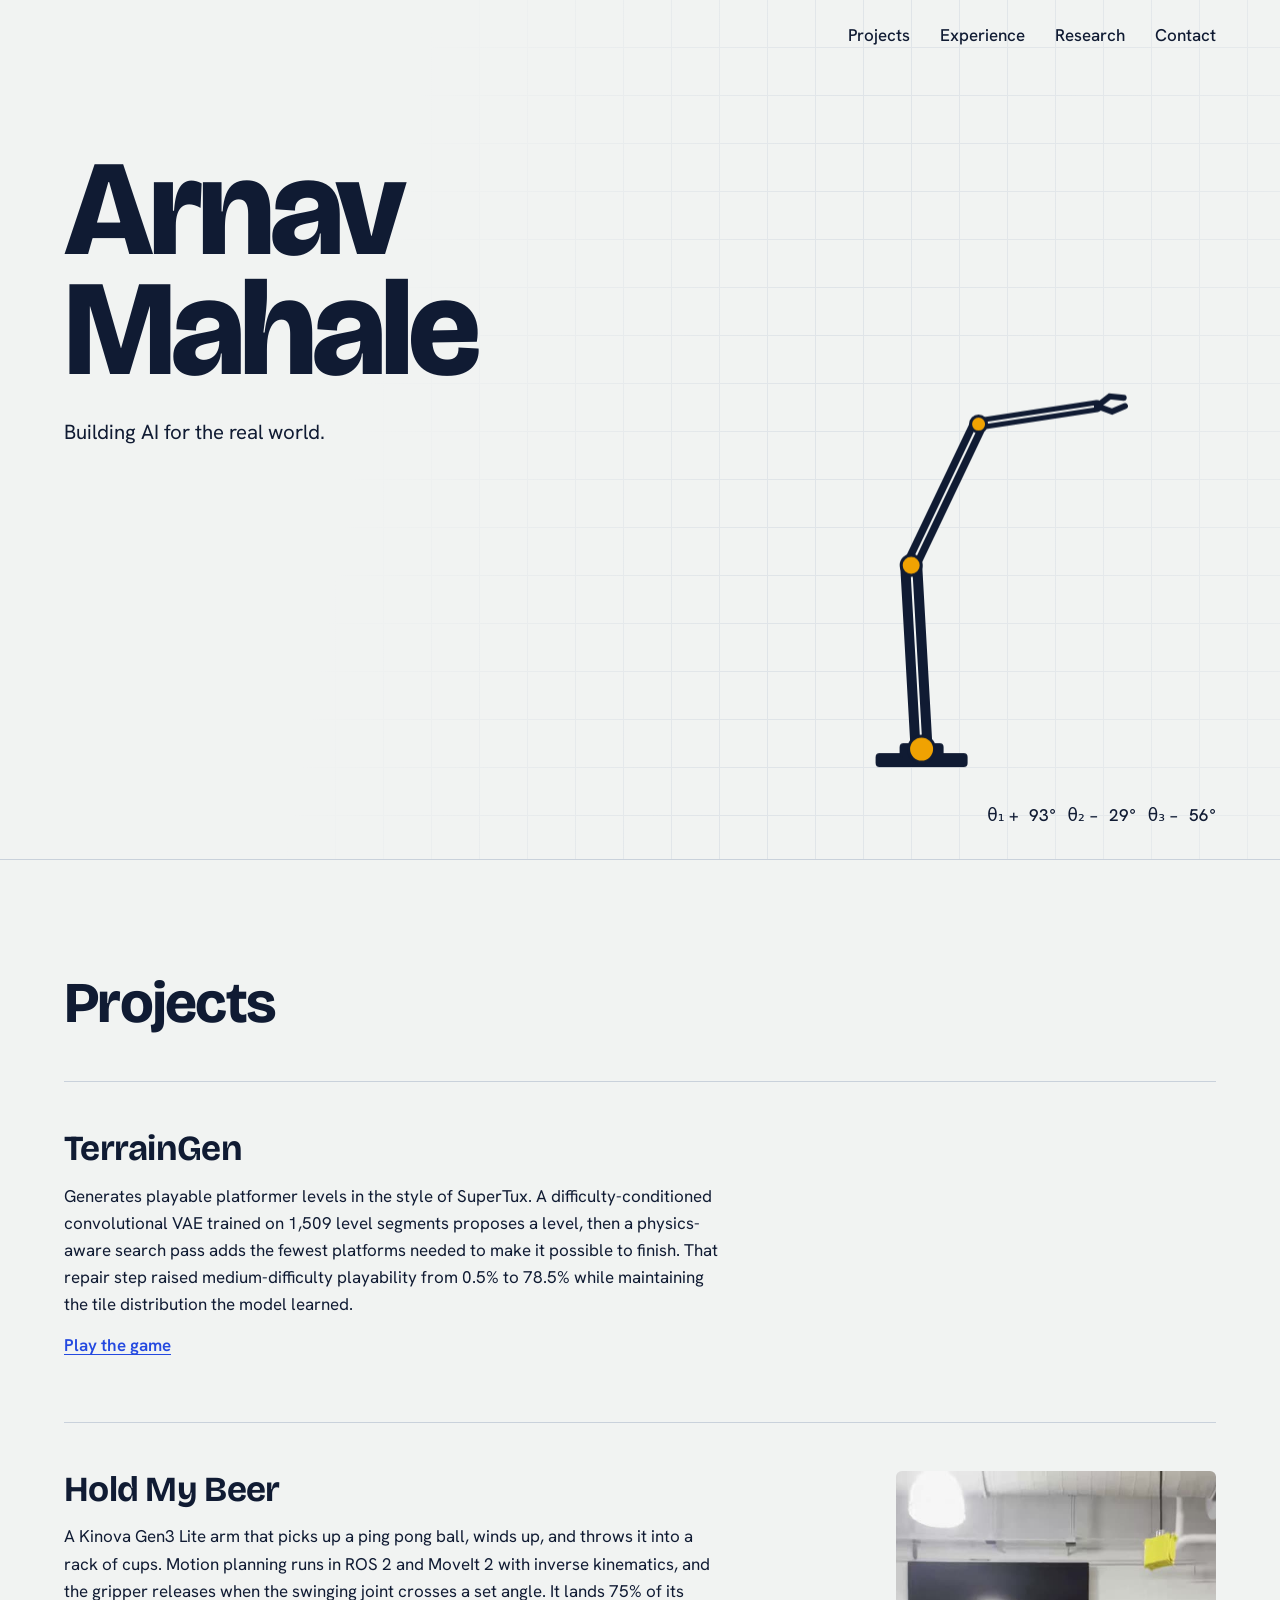
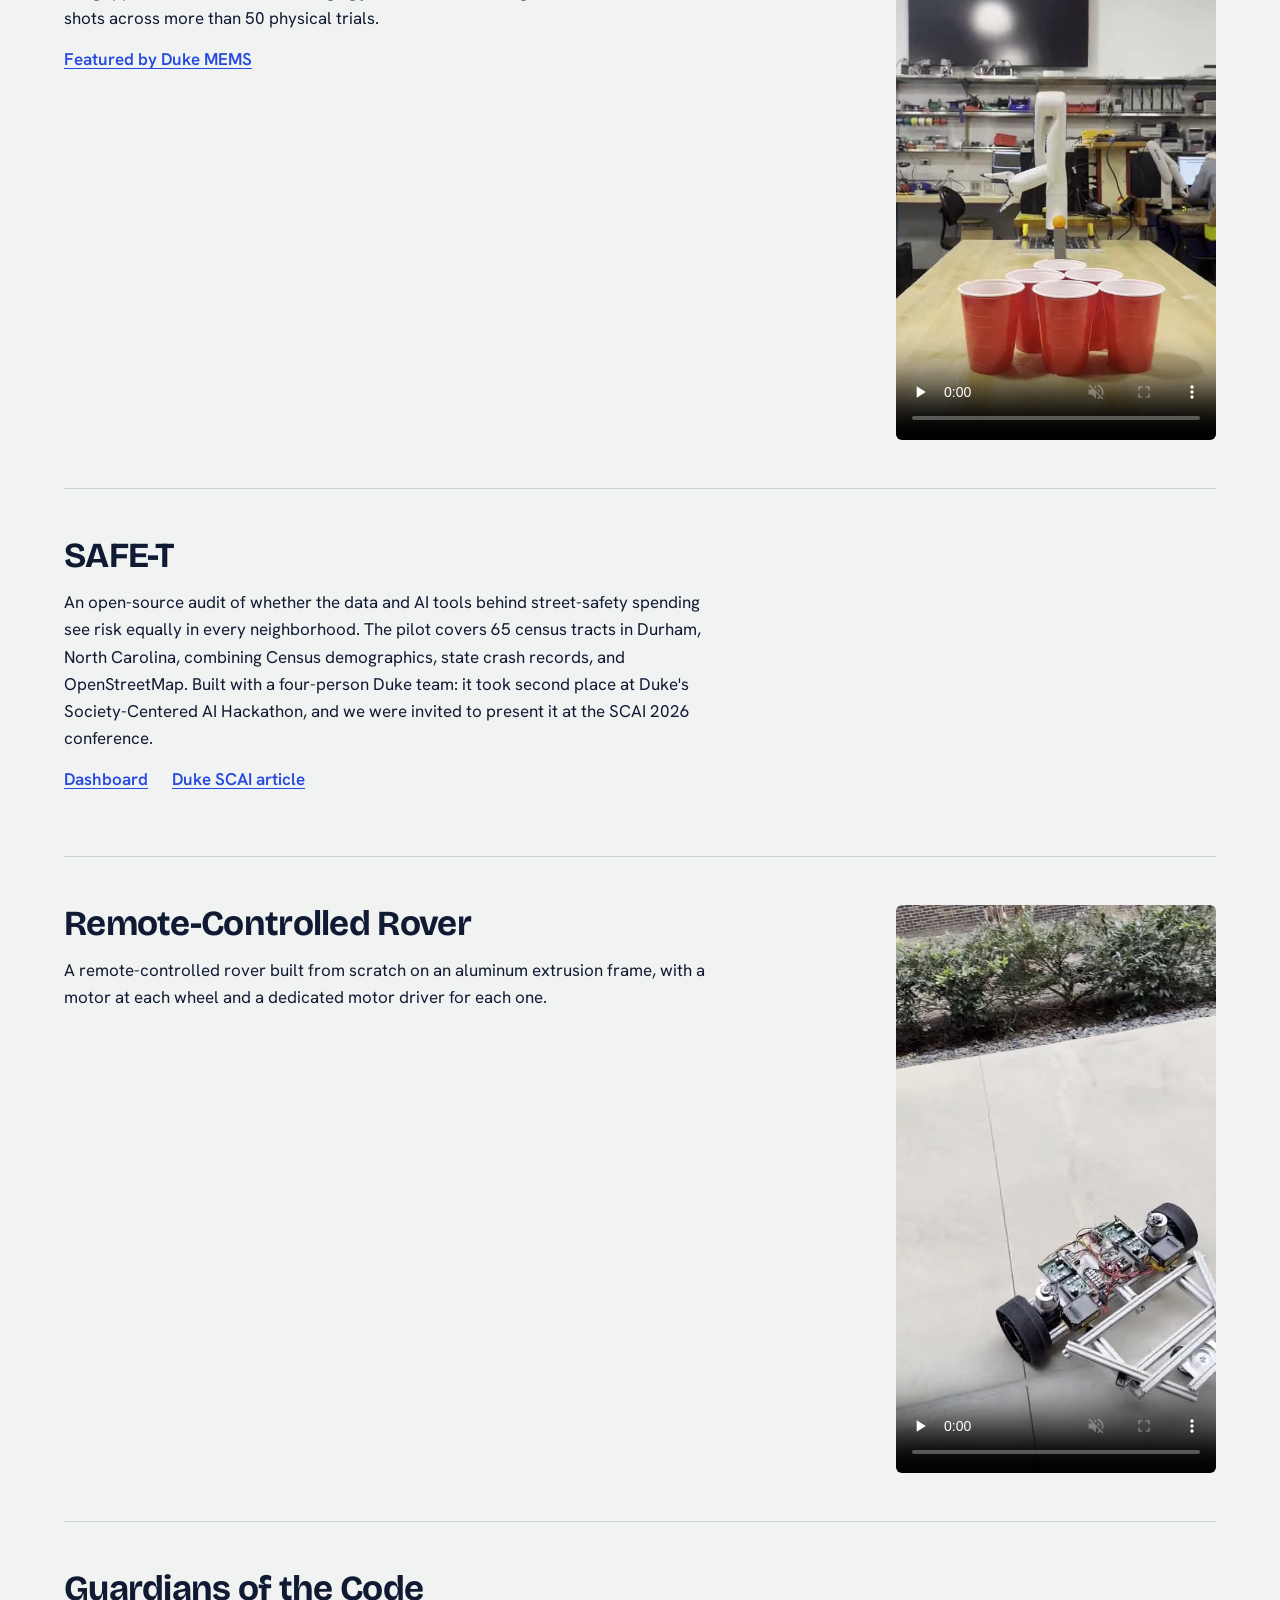
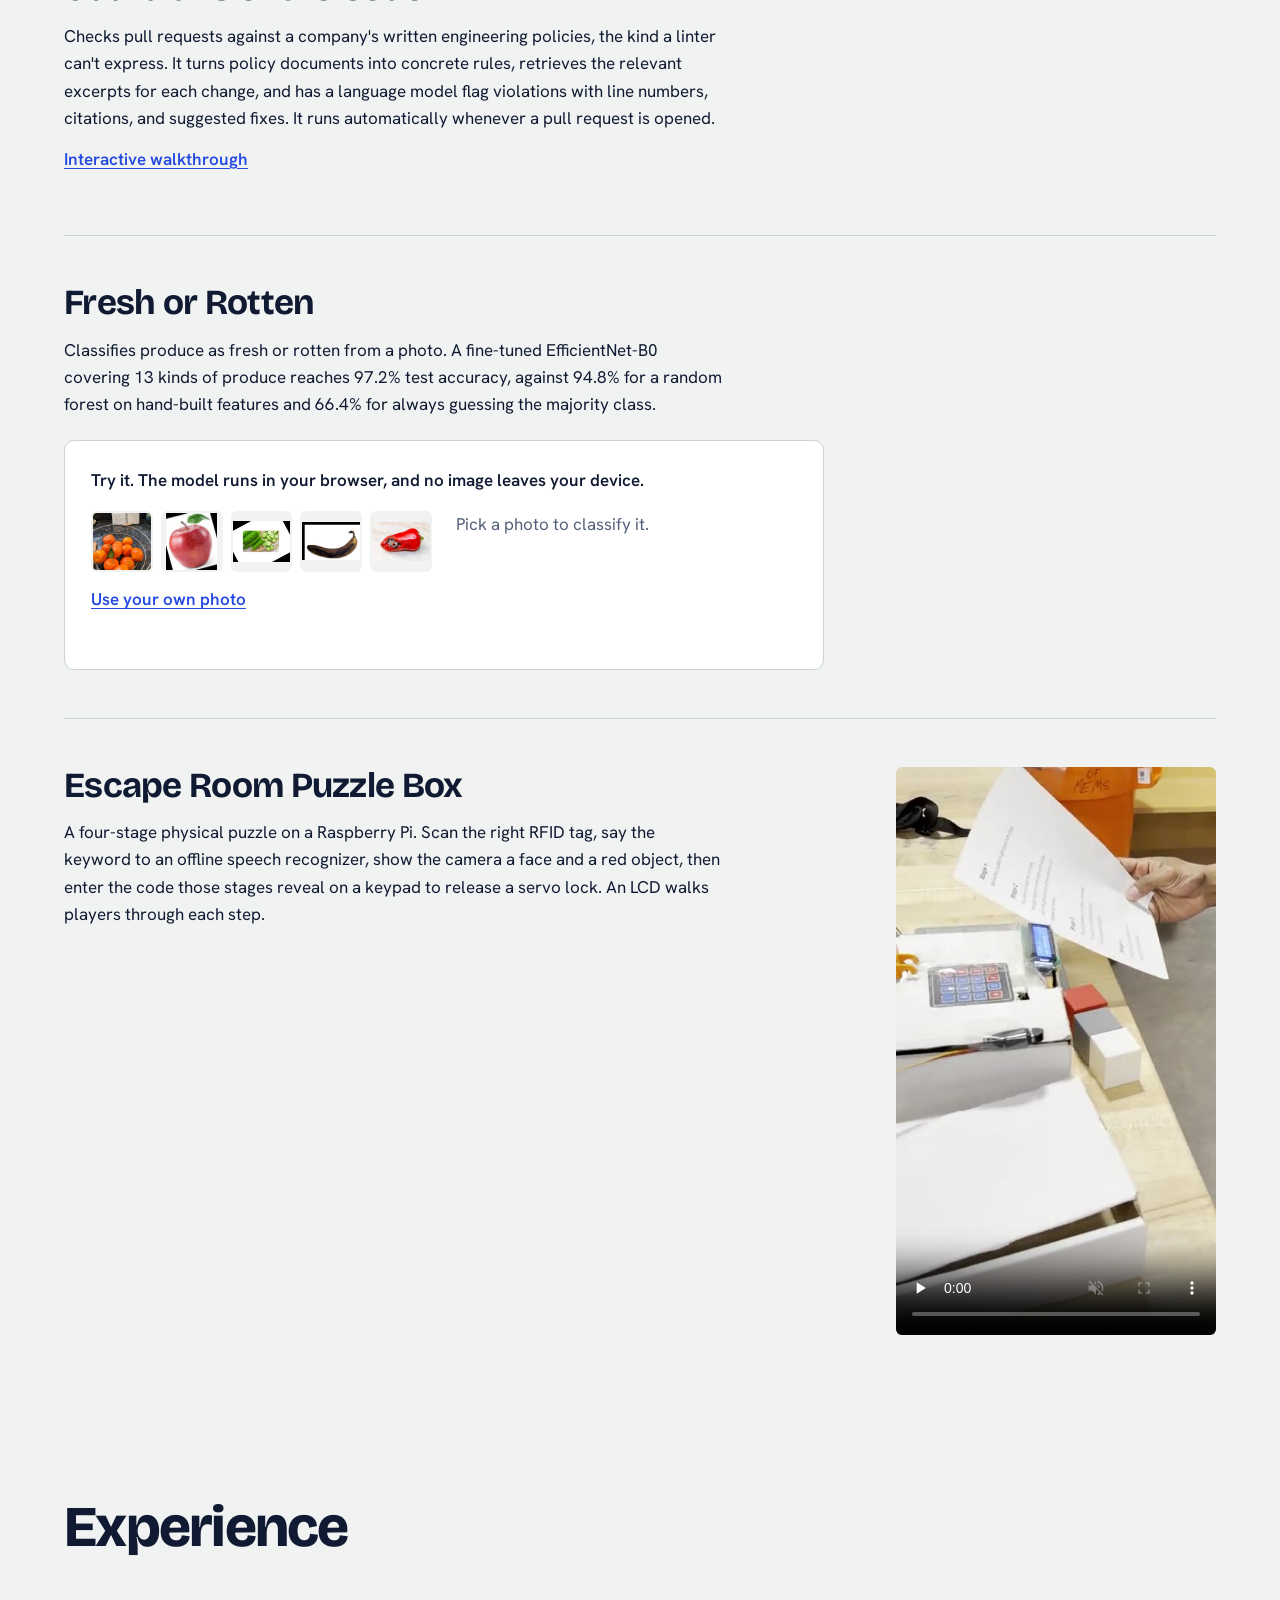
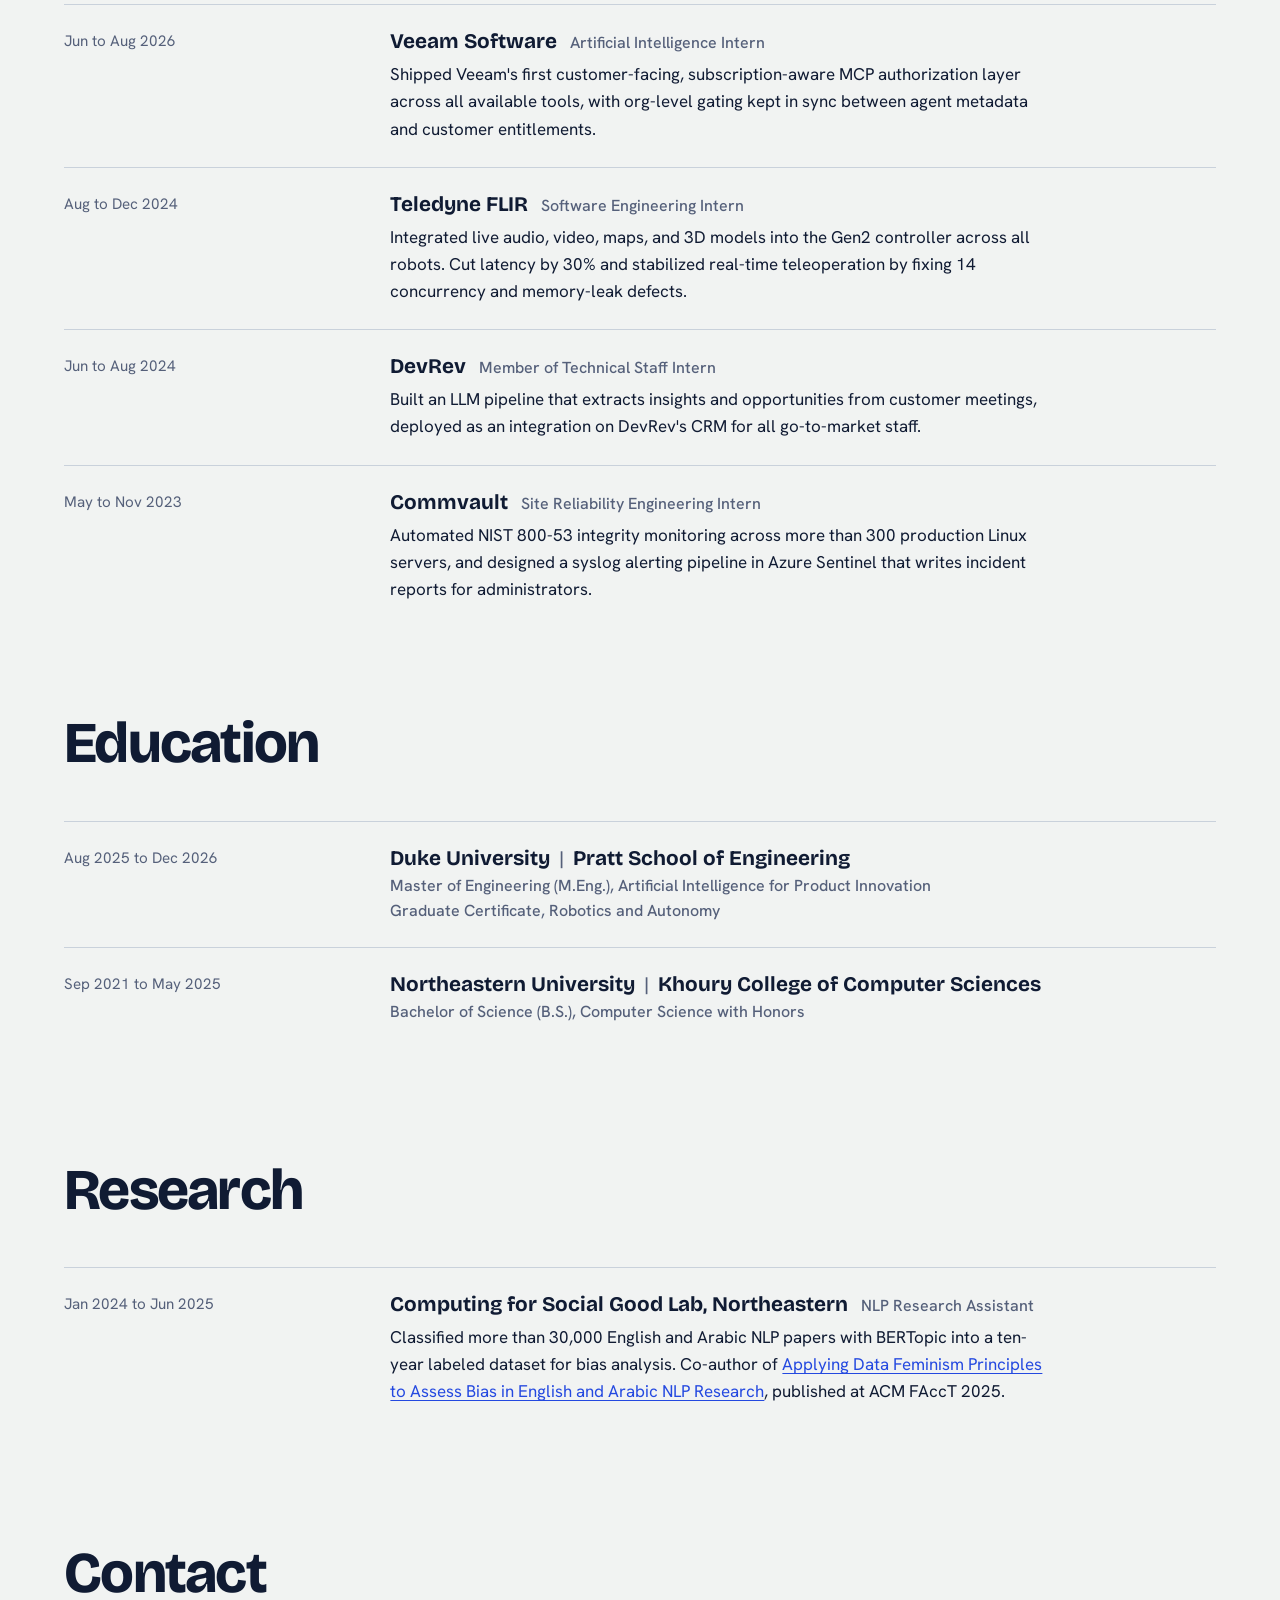
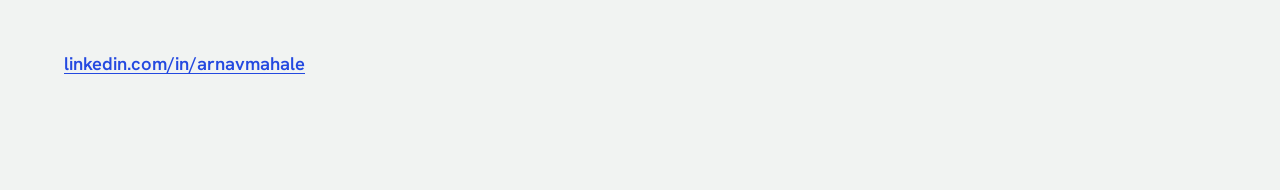
<file: index.html>
<!doctype html>
<html lang="en">
<head>
  <meta charset="utf-8">
  <meta name="viewport" content="width=device-width, initial-scale=1">
  <title>Arnav Mahale</title>
  <meta name="description" content="Arnav Mahale builds robots and applied AI systems. Projects, experience, and demos you can run in the browser.">
  <link rel="preconnect" href="https://fonts.googleapis.com">
  <link rel="preconnect" href="https://fonts.gstatic.com" crossorigin>
  <link href="https://fonts.googleapis.com/css2?family=Bricolage+Grotesque:opsz,wght@12..96,400..800&family=Hanken+Grotesk:wght@400;500;600&display=swap" rel="stylesheet">
  <link rel="icon" href="data:image/svg+xml,%3Csvg xmlns='http://www.w3.org/2000/svg' viewBox='0 0 32 32'%3E%3Crect width='32' height='32' rx='7' fill='%23101b33'/%3E%3Cpath d='M9 24 L15 13 L23 9' stroke='%23f1f3f2' stroke-width='3.5' stroke-linecap='round' fill='none'/%3E%3Ccircle cx='9' cy='24' r='3.2' fill='%23f0a202'/%3E%3Ccircle cx='15' cy='13' r='2.6' fill='%23f0a202'/%3E%3C/svg%3E">
  <link rel="stylesheet" href="styles.css">
</head>
<body>
  <a class="skip" href="#projects">Skip to projects</a>

  <header class="top">
    <nav aria-label="Sections">
      <a href="#projects">Projects</a>
      <a href="#experience">Experience</a>
      <a href="#research">Research</a>
      <a href="#contact">Contact</a>
    </nav>
  </header>

  <section class="hero" id="hero">
    <canvas id="arm" aria-hidden="true"></canvas>
    <div class="hero-copy">
      <h1>Arnav<br>Mahale</h1>
      <p class="hero-lede">Building AI for the real world.</p>
    </div>
    <p class="arm-readout" id="armReadout" aria-hidden="true"></p>
  </section>

  <main>
    <section class="block" id="projects">
      <h2>Projects</h2>

      <article class="project">
        <div class="project-body">
          <h3>TerrainGen</h3>
          <p>Generates playable platformer levels in the style of SuperTux. A difficulty-conditioned convolutional VAE trained on 1,509 level segments proposes a level, then a physics-aware search pass adds the fewest platforms needed to make it possible to finish. That repair step raised medium-difficulty playability from 0.5% to 78.5% while maintaining the tile distribution the model learned.</p>
          <p class="project-links">
            <a href="https://arnav161-genterrain.hf.space" target="_blank" rel="noopener">Play the game</a>
          </p>
        </div>
      </article>

      <article class="project has-media">
        <div class="project-body">
          <h3>Hold My Beer</h3>
          <p>A Kinova Gen3 Lite arm that picks up a ping pong ball, winds up, and throws it into a rack of cups. Motion planning runs in ROS 2 and MoveIt 2 with inverse kinematics, and the gripper releases when the swinging joint crosses a set angle. It lands 75% of its shots across more than 50 physical trials.</p>
          <p class="project-links">
            <a href="https://www.linkedin.com/posts/duke-mems_dukemems-dukeengineering-robotics-activity-7440863430586224640-uJIB" target="_blank" rel="noopener">Featured by Duke MEMS</a>
          </p>
        </div>
        <div class="project-media">
          <video controls muted playsinline preload="none" poster="assets/media/cup-pong.jpg" aria-label="The arm throwing a ball into a rack of cups">
            <source src="assets/media/cup-pong.mp4" type="video/mp4">
          </video>
        </div>
      </article>

      <article class="project">
        <div class="project-body">
          <h3>SAFE-T</h3>
          <p>An open-source audit of whether the data and AI tools behind street-safety spending see risk equally in every neighborhood. The pilot covers 65 census tracts in Durham, North Carolina, combining Census demographics, state crash records, and OpenStreetMap. Built with a four-person Duke team: it took second place at Duke's Society-Centered AI Hackathon, and we were invited to present it at the SCAI 2026 conference.</p>
          <p class="project-links">
            <a href="https://safe-t-ai.github.io/" target="_blank" rel="noopener">Dashboard</a>
            <a href="https://scai.duke.edu/news/hackathon-impact-duke-students-build-safe-t-audit-bias-transportation-ai" target="_blank" rel="noopener">Duke SCAI article</a>
          </p>
        </div>
      </article>

      <article class="project has-media">
        <div class="project-body">
          <h3>Remote-Controlled Rover</h3>
          <p>A remote-controlled rover built from scratch on an aluminum extrusion frame, with a motor at each wheel and a dedicated motor driver for each one.</p>
        </div>
        <div class="project-media">
          <video controls muted playsinline preload="none" poster="assets/media/rover.jpg" aria-label="The rover driving across a concrete path">
            <source src="assets/media/rover.mp4" type="video/mp4">
          </video>
        </div>
      </article>

      <article class="project">
        <div class="project-body">
          <h3>Guardians of the Code</h3>
          <p>Checks pull requests against a company's written engineering policies, the kind a linter can't express. It turns policy documents into concrete rules, retrieves the relevant excerpts for each change, and has a language model flag violations with line numbers, citations, and suggested fixes. It runs automatically whenever a pull request is opened.</p>
          <p class="project-links">
            <a href="guardians/" target="_blank" rel="noopener">Interactive walkthrough</a>
          </p>
        </div>
      </article>

      <article class="project">
        <div class="project-body">
          <h3>Fresh or Rotten</h3>
          <p>Classifies produce as fresh or rotten from a photo. A fine-tuned EfficientNet-B0 covering 13 kinds of produce reaches 97.2% test accuracy, against 94.8% for a random forest on hand-built features and 66.4% for always guessing the majority class.</p>

          <div class="demo" id="freshDemo">
            <p class="demo-title">Try it. The model runs in your browser, and no image leaves your device.</p>
            <div class="demo-grid">
              <div class="demo-inputs">
                <div class="demo-examples" role="group" aria-label="Example photos">
                  <button type="button" data-src="assets/demo/fresh/oranges.jpg"><img src="assets/demo/fresh/oranges.jpg" alt="Oranges in a bowl" loading="lazy"></button>
                  <button type="button" data-src="assets/demo/fresh/apple.jpg"><img src="assets/demo/fresh/apple.jpg" alt="Red apple" loading="lazy"></button>
                  <button type="button" data-src="assets/demo/fresh/cucumber.jpg"><img src="assets/demo/fresh/cucumber.jpg" alt="Sliced cucumbers" loading="lazy"></button>
                  <button type="button" data-src="assets/demo/fresh/banana.jpg"><img src="assets/demo/fresh/banana.jpg" alt="Blackened banana" loading="lazy"></button>
                  <button type="button" data-src="assets/demo/fresh/pepper.jpg"><img src="assets/demo/fresh/pepper.jpg" alt="Red pepper with a rotten patch" loading="lazy"></button>
                </div>
                <label class="demo-upload">
                  <input type="file" accept="image/*" id="freshFile">
                  <span>Use your own photo</span>
                </label>
              </div>
              <div class="demo-result" id="freshResult" aria-live="polite">
                <p class="demo-idle">Pick a photo to classify it.</p>
              </div>
            </div>
          </div>
        </div>
      </article>

      <article class="project has-media">
        <div class="project-body">
          <h3>Escape Room Puzzle Box</h3>
          <p>A four-stage physical puzzle on a Raspberry Pi. Scan the right RFID tag, say the keyword to an offline speech recognizer, show the camera a face and a red object, then enter the code those stages reveal on a keypad to release a servo lock. An LCD walks players through each step.</p>
        </div>
        <div class="project-media">
          <video controls muted playsinline preload="none" poster="assets/media/escape-room.jpg" aria-label="A player working through the puzzle box">
            <source src="assets/media/escape-room.mp4" type="video/mp4">
          </video>
        </div>
      </article>
    </section>

    <section class="block" id="experience">
      <h2>Experience</h2>
      <ul class="roles">
        <li>
          <p class="role-when">Jun to Aug 2026</p>
          <div>
            <h3>Veeam Software <span>Artificial Intelligence Intern</span></h3>
            <p>Shipped Veeam's first customer-facing, subscription-aware MCP authorization layer across all available tools, with org-level gating kept in sync between agent metadata and customer entitlements.</p>
          </div>
        </li>
        <li>
          <p class="role-when">Aug to Dec 2024</p>
          <div>
            <h3>Teledyne FLIR <span>Software Engineering Intern</span></h3>
            <p>Integrated live audio, video, maps, and 3D models into the Gen2 controller across all robots. Cut latency by 30% and stabilized real-time teleoperation by fixing 14 concurrency and memory-leak defects.</p>
          </div>
        </li>
        <li>
          <p class="role-when">Jun to Aug 2024</p>
          <div>
            <h3>DevRev <span>Member of Technical Staff Intern</span></h3>
            <p>Built an LLM pipeline that extracts insights and opportunities from customer meetings, deployed as an integration on DevRev's CRM for all go-to-market staff.</p>
          </div>
        </li>
        <li>
          <p class="role-when">May to Nov 2023</p>
          <div>
            <h3>Commvault <span>Site Reliability Engineering Intern</span></h3>
            <p>Automated NIST 800-53 integrity monitoring across more than 300 production Linux servers, and designed a syslog alerting pipeline in Azure Sentinel that writes incident reports for administrators.</p>
          </div>
        </li>
      </ul>

      <h2 class="sub">Education</h2>
      <ul class="roles edu">
        <li>
          <p class="role-when">Aug 2025 to Dec 2026</p>
          <div>
            <h3>Duke University <i class="bar" aria-hidden="true">|</i> Pratt School of Engineering <span>Master of Engineering (M.Eng.), Artificial Intelligence for Product Innovation</span></h3>
            <p class="role-extra">Graduate Certificate, Robotics and Autonomy</p>
          </div>
        </li>
        <li>
          <p class="role-when">Sep 2021 to May 2025</p>
          <div>
            <h3>Northeastern University <i class="bar" aria-hidden="true">|</i> Khoury College of Computer Sciences <span>Bachelor of Science (B.S.), Computer Science with Honors</span></h3>
          </div>
        </li>
      </ul>
    </section>

    <section class="block" id="research">
      <h2>Research</h2>
      <ul class="roles">
        <li>
          <p class="role-when">Jan 2024 to Jun 2025</p>
          <div>
            <h3>Computing for Social Good Lab, Northeastern <span>NLP Research Assistant</span></h3>
            <p>Classified more than 30,000 English and Arabic NLP papers with BERTopic into a ten-year labeled dataset for bias analysis. Co-author of <a href="https://dl.acm.org/doi/10.1145/3715275.3732119" target="_blank" rel="noopener">Applying Data Feminism Principles to Assess Bias in English and Arabic NLP Research</a>, published at ACM FAccT 2025.</p>
          </div>
        </li>
      </ul>
    </section>
  </main>

  <footer class="block contact" id="contact">
    <h2>Contact</h2>
    <p class="contact-links">
      <a href="https://www.linkedin.com/in/arnavmahale/" target="_blank" rel="noopener">linkedin.com/in/arnavmahale</a>
    </p>
  </footer>

  <script src="main.js" defer></script>
  <script src="demo-common.js" defer></script>
  <script src="demo-fresh.js" defer></script>
</body>
</html>
</file>
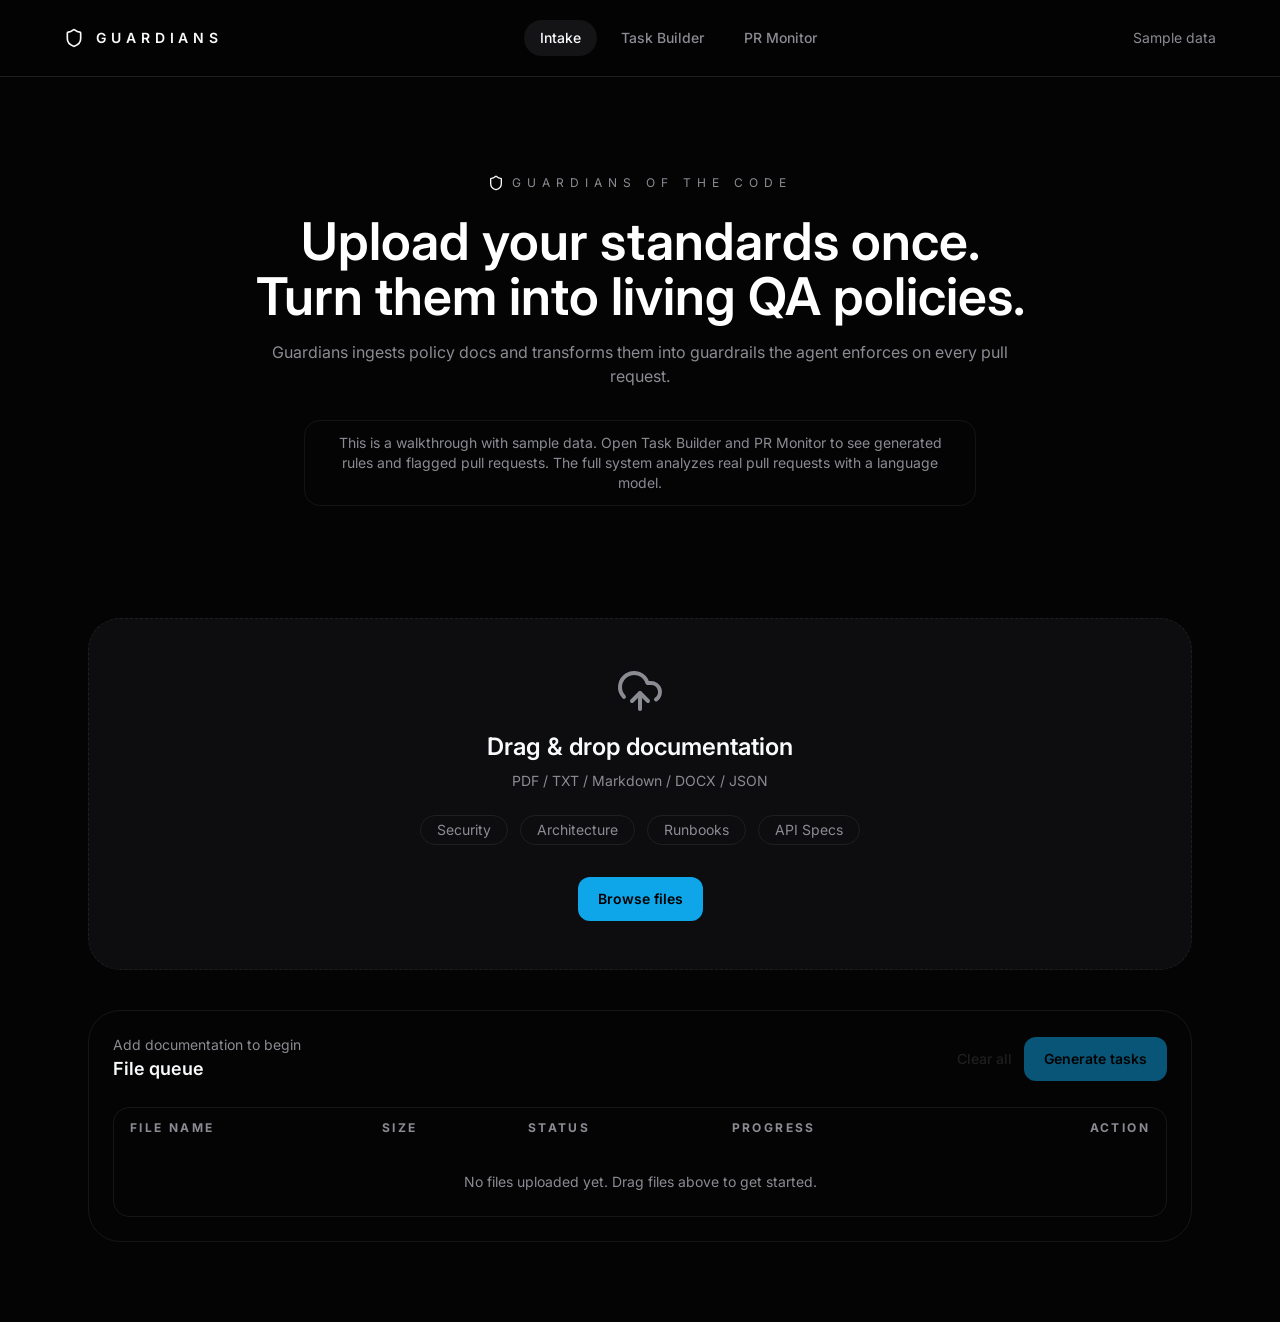
<file: guardians/index.html>
<!doctype html>
<html lang="en">
  <head>
    <meta charset="UTF-8" />
    <link rel="icon" type="image/svg+xml" href="/guardians/vite.svg" />
    <meta name="viewport" content="width=device-width, initial-scale=1.0" />
    <title>guardians-website</title>
    <script type="module" crossorigin src="/guardians/assets/index-KBnYEjdE.js"></script>
    <link rel="stylesheet" crossorigin href="/guardians/assets/index-Bj5DEGLD.css">
  </head>
  <body>
    <div id="root"></div>
  </body>
</html>
</file>
<file: styles.css>
:root {
  --paper: #f1f3f2;
  --ink: #101b33;
  --soft: #55607a;
  --line: #c9d1db;
  --blue: #2449e0;
  --amber: #f0a202;
  --panel: #ffffff;
  --display: "Bricolage Grotesque", "Hanken Grotesk", system-ui, sans-serif;
  --body: "Hanken Grotesk", system-ui, -apple-system, "Segoe UI", sans-serif;
  --gutter: clamp(20px, 5vw, 72px);
  --measure: 66ch;
}

* { box-sizing: border-box; }

html { scroll-behavior: smooth; }

body {
  margin: 0;
  background: var(--paper);
  color: var(--ink);
  font-family: var(--body);
  font-size: 1.0625rem;
  line-height: 1.6;
  -webkit-font-smoothing: antialiased;
}

a { color: var(--blue); text-underline-offset: 3px; }
a:hover { text-decoration-thickness: 2px; }

:focus-visible {
  outline: 3px solid var(--blue);
  outline-offset: 3px;
  border-radius: 2px;
}

.skip {
  position: absolute;
  left: -999px;
  top: 8px;
  background: var(--ink);
  color: var(--paper);
  padding: 8px 14px;
  z-index: 20;
}
.skip:focus { left: 8px; }

/* Top bar */
.top {
  position: absolute;
  inset: 0 0 auto 0;
  z-index: 5;
  display: flex;
  justify-content: flex-end;
  align-items: baseline;
  gap: 16px;
  padding: 22px var(--gutter);
}
.top-name {
  font-family: var(--display);
  font-weight: 700;
  color: var(--ink);
  text-decoration: none;
}
.top nav { display: flex; gap: clamp(14px, 2.4vw, 30px); flex-wrap: wrap; }
.top nav a { color: var(--ink); text-decoration: none; font-weight: 500; }
.top nav a:hover { text-decoration: underline; }

/* Hero */
.hero {
  position: relative;
  min-height: min(100vh, 860px);
  padding: 150px var(--gutter) 90px;
  overflow: hidden;
  border-bottom: 1px solid var(--line);
  background-image:
    linear-gradient(var(--line) 1px, transparent 1px),
    linear-gradient(90deg, var(--line) 1px, transparent 1px);
  background-size: 48px 48px;
  background-position: -1px -1px;
}
.hero::before {
  content: "";
  position: absolute;
  inset: 0;
  background: linear-gradient(100deg, var(--paper) 30%, rgba(241, 243, 242, 0.55) 62%, rgba(241, 243, 242, 0.78));
  pointer-events: none;
}
#arm {
  position: absolute;
  inset: 0;
  width: 100%;
  height: 100%;
}
.hero-copy {
  position: relative;
  max-width: 34rem;
  pointer-events: none;
}
.hero-copy a { pointer-events: auto; }
.hero h1 {
  font-family: var(--display);
  font-weight: 800;
  font-size: clamp(3.6rem, 11vw, 8.5rem);
  line-height: 0.88;
  letter-spacing: -0.035em;
  margin: 0 0 28px;
}
.hero-lede {
  font-size: clamp(1.1rem, 1.6vw, 1.3rem);
  line-height: 1.5;
  margin: 0 0 30px;
  max-width: 31rem;
}
.hero-links { display: flex; flex-wrap: wrap; align-items: center; gap: 22px; margin: 0; }
.button {
  background: var(--ink);
  color: var(--paper);
  text-decoration: none;
  font-weight: 600;
  padding: 12px 20px;
  border-radius: 999px;
}
.button:hover { background: var(--blue); }
.plain { color: var(--ink); font-weight: 600; }

.arm-readout {
  position: absolute;
  right: var(--gutter);
  bottom: 30px;
  margin: 0;
  font-variant-numeric: tabular-nums;
  font-weight: 500;
  color: var(--ink);
  text-align: right;
  white-space: pre;
  pointer-events: none;
}

/* Sections */
.block {
  padding: clamp(64px, 9vw, 120px) var(--gutter) 0;
  max-width: 1280px;
  margin: 0 auto;
}
.block h2 {
  font-family: var(--display);
  font-weight: 750;
  font-size: clamp(2.2rem, 5vw, 3.6rem);
  letter-spacing: -0.03em;
  line-height: 1;
  margin: 0 0 clamp(28px, 4vw, 48px);
}
.block h2.sub { margin-top: clamp(56px, 7vw, 88px); }

/* Projects */
.project {
  padding: clamp(28px, 4vw, 48px) 0;
  border-top: 1px solid var(--line);
}
.project.has-media {
  display: grid;
  grid-template-columns: minmax(0, 7fr) minmax(0, 4fr);
  gap: clamp(24px, 5vw, 72px);
  align-items: start;
}
.project-body h3 {
  font-family: var(--display);
  font-weight: 700;
  font-size: clamp(1.6rem, 3vw, 2.2rem);
  letter-spacing: -0.02em;
  line-height: 1.1;
  margin: 0 0 14px;
}
.project-body > p { max-width: var(--measure); margin: 0 0 14px; }
.project-links { display: flex; flex-wrap: wrap; gap: 8px 24px; font-weight: 600; }
.project-media video,
.project-media img {
  display: block;
  width: 100%;
  max-width: 320px;
  margin-left: auto;
  aspect-ratio: 9 / 16;
  object-fit: cover;
  background: var(--ink);
  border-radius: 6px;
}

/* Demo */
.demo {
  margin-top: 22px;
  max-width: 760px;
  background: var(--panel);
  border: 1px solid var(--line);
  border-radius: 10px;
  padding: clamp(16px, 2.4vw, 26px);
}
.demo-title { margin: 0 0 16px; font-weight: 600; }
.demo-grid {
  display: grid;
  grid-template-columns: minmax(0, 1fr) minmax(0, 1fr);
  gap: 24px;
  align-items: start;
}
.demo-examples { display: grid; grid-template-columns: repeat(5, minmax(0, 1fr)); gap: 8px; }
.demo-examples button {
  padding: 0;
  border: 2px solid transparent;
  border-radius: 6px;
  background: var(--paper);
  cursor: pointer;
  aspect-ratio: 1;
  overflow: hidden;
}
.demo-examples button:hover { border-color: var(--line); }
.demo-examples button[aria-pressed="true"] { border-color: var(--blue); }
.demo-examples img { width: 100%; height: 100%; object-fit: contain; display: block; }
.demo-upload { display: inline-block; margin-top: 14px; cursor: pointer; }
.demo-upload input { position: absolute; opacity: 0; width: 1px; height: 1px; }
.demo-upload span { color: var(--blue); font-weight: 600; text-decoration: underline; text-underline-offset: 3px; }
.demo-upload input:focus-visible + span { outline: 3px solid var(--blue); outline-offset: 3px; }

.demo-result { min-height: 132px; }
.demo-result p { margin: 0; }
.demo-idle, .demo-status { color: var(--soft); }
.demo-verdict {
  font-family: var(--display);
  font-weight: 750;
  font-size: 2.4rem;
  letter-spacing: -0.02em;
  line-height: 1;
  margin-bottom: 10px !important;
}
.demo-bar {
  height: 10px;
  border-radius: 999px;
  background: var(--paper);
  overflow: hidden;
  margin: 12px 0 10px;
}
.demo-bar span { display: block; height: 100%; background: var(--ink); transition: width 0.35s ease; }
.demo-result[data-label="Rotten"] .demo-bar span { background: #b3401f; }
.demo-result[data-label="Fresh"] .demo-bar span { background: #1f7a4d; }
.demo-fine { color: var(--soft); font-size: 0.92rem; }

.demo-button {
  font: inherit;
  font-weight: 600;
  color: var(--paper);
  background: var(--ink);
  border: 0;
  border-radius: 999px;
  padding: 10px 18px;
  cursor: pointer;
}
.demo-button:hover { background: var(--blue); }
.click-controls { display: flex; flex-wrap: wrap; align-items: center; gap: 12px 22px; margin: 0 0 18px; }
.click-controls .demo-upload { margin-top: 0; }
.click-toggle { display: inline-flex; align-items: center; gap: 8px; cursor: pointer; }
.click-toggle input { width: 18px; height: 18px; accent-color: var(--ink); }
.click-results { display: grid; grid-template-columns: repeat(auto-fill, minmax(190px, 1fr)); gap: 18px; }
.click-results > p { grid-column: 1 / -1; margin: 0; }
.click-card canvas { display: block; width: 100%; height: auto; border-radius: 6px; background: var(--paper); }
.click-card p { margin: 0; }
.click-rank { font-family: var(--display); font-weight: 700; font-size: 1.25rem; margin-top: 10px !important; }

.demo-button:disabled { opacity: 0.55; cursor: default; }

/* Roles */
.roles { list-style: none; margin: 0; padding: 0; }
.roles li {
  display: grid;
  grid-template-columns: minmax(0, 3fr) minmax(0, 9fr);
  gap: clamp(20px, 4vw, 56px);
  padding: 24px 0;
  border-top: 1px solid var(--line);
}
.role-when { margin: 0; color: var(--soft); font-size: 0.95rem; }
.roles h3 { font-family: var(--display); font-weight: 700; font-size: 1.3rem; margin: 0 0 6px; line-height: 1.25; }
.roles h3 span { font-family: var(--body); font-weight: 500; font-size: 1rem; color: var(--soft); margin-left: 8px; }
.roles div p { margin: 0; max-width: var(--measure); }
.edu h3 { margin-bottom: 0; }
.edu h3 span { display: block; margin: 4px 0 0; }
.roles div p.role-extra { color: var(--soft); font-weight: 500; font-size: 1rem; margin: 2px 0 0; }
.edu h3 .bar { font-style: normal; font-weight: 400; color: var(--soft); margin: 0 4px; }

/* Contact */
.contact { padding-bottom: 96px; }
.contact p { margin: 0 0 14px; }
.contact-links { display: flex; flex-wrap: wrap; gap: 8px 28px; font-weight: 600; font-size: 1.15rem; }

@media (max-width: 760px) {
    .top { position: relative; padding-bottom: 0; flex-direction: column; gap: 6px; }
  .top nav { gap: 6px 20px; }
  .hero { padding-top: 40px; padding-bottom: 330px; min-height: 0; }
  .hero::before { background: linear-gradient(180deg, var(--paper) 45%, rgba(241, 243, 242, 0.5)); }
  .arm-readout { bottom: 22px; left: var(--gutter); right: var(--gutter); text-align: center; font-size: 0.9rem; }
  .project.has-media { grid-template-columns: minmax(0, 1fr); gap: 18px; }
  .project-media video, .project-media img { margin-left: 0; max-width: 300px; }
  .roles li { grid-template-columns: minmax(0, 1fr); gap: 10px; }
  .demo-grid { grid-template-columns: minmax(0, 1fr); }
  .demo-result { min-height: 0; }
  .roles h3 span { display: block; margin: 2px 0 0; }
}

@media (prefers-reduced-motion: reduce) {
  html { scroll-behavior: auto; }
  .demo-bar span { transition: none; }
}
</file>
<file: guardians/assets/index-Bj5DEGLD.css>
@import"https://fonts.googleapis.com/css2?family=Inter:wght@400;500;600;700&display=swap";*,:before,:after{--tw-border-spacing-x: 0;--tw-border-spacing-y: 0;--tw-translate-x: 0;--tw-translate-y: 0;--tw-rotate: 0;--tw-skew-x: 0;--tw-skew-y: 0;--tw-scale-x: 1;--tw-scale-y: 1;--tw-pan-x: ;--tw-pan-y: ;--tw-pinch-zoom: ;--tw-scroll-snap-strictness: proximity;--tw-gradient-from-position: ;--tw-gradient-via-position: ;--tw-gradient-to-position: ;--tw-ordinal: ;--tw-slashed-zero: ;--tw-numeric-figure: ;--tw-numeric-spacing: ;--tw-numeric-fraction: ;--tw-ring-inset: ;--tw-ring-offset-width: 0px;--tw-ring-offset-color: #fff;--tw-ring-color: rgb(59 130 246 / .5);--tw-ring-offset-shadow: 0 0 #0000;--tw-ring-shadow: 0 0 #0000;--tw-shadow: 0 0 #0000;--tw-shadow-colored: 0 0 #0000;--tw-blur: ;--tw-brightness: ;--tw-contrast: ;--tw-grayscale: ;--tw-hue-rotate: ;--tw-invert: ;--tw-saturate: ;--tw-sepia: ;--tw-drop-shadow: ;--tw-backdrop-blur: ;--tw-backdrop-brightness: ;--tw-backdrop-contrast: ;--tw-backdrop-grayscale: ;--tw-backdrop-hue-rotate: ;--tw-backdrop-invert: ;--tw-backdrop-opacity: ;--tw-backdrop-saturate: ;--tw-backdrop-sepia: ;--tw-contain-size: ;--tw-contain-layout: ;--tw-contain-paint: ;--tw-contain-style: }::backdrop{--tw-border-spacing-x: 0;--tw-border-spacing-y: 0;--tw-translate-x: 0;--tw-translate-y: 0;--tw-rotate: 0;--tw-skew-x: 0;--tw-skew-y: 0;--tw-scale-x: 1;--tw-scale-y: 1;--tw-pan-x: ;--tw-pan-y: ;--tw-pinch-zoom: ;--tw-scroll-snap-strictness: proximity;--tw-gradient-from-position: ;--tw-gradient-via-position: ;--tw-gradient-to-position: ;--tw-ordinal: ;--tw-slashed-zero: ;--tw-numeric-figure: ;--tw-numeric-spacing: ;--tw-numeric-fraction: ;--tw-ring-inset: ;--tw-ring-offset-width: 0px;--tw-ring-offset-color: #fff;--tw-ring-color: rgb(59 130 246 / .5);--tw-ring-offset-shadow: 0 0 #0000;--tw-ring-shadow: 0 0 #0000;--tw-shadow: 0 0 #0000;--tw-shadow-colored: 0 0 #0000;--tw-blur: ;--tw-brightness: ;--tw-contrast: ;--tw-grayscale: ;--tw-hue-rotate: ;--tw-invert: ;--tw-saturate: ;--tw-sepia: ;--tw-drop-shadow: ;--tw-backdrop-blur: ;--tw-backdrop-brightness: ;--tw-backdrop-contrast: ;--tw-backdrop-grayscale: ;--tw-backdrop-hue-rotate: ;--tw-backdrop-invert: ;--tw-backdrop-opacity: ;--tw-backdrop-saturate: ;--tw-backdrop-sepia: ;--tw-contain-size: ;--tw-contain-layout: ;--tw-contain-paint: ;--tw-contain-style: }*,:before,:after{box-sizing:border-box;border-width:0;border-style:solid;border-color:#e5e7eb}:before,:after{--tw-content: ""}html,:host{line-height:1.5;-webkit-text-size-adjust:100%;-moz-tab-size:4;-o-tab-size:4;tab-size:4;font-family:ui-sans-serif,system-ui,sans-serif,"Apple Color Emoji","Segoe UI Emoji",Segoe UI Symbol,"Noto Color Emoji";font-feature-settings:normal;font-variation-settings:normal;-webkit-tap-highlight-color:transparent}body{margin:0;line-height:inherit}hr{height:0;color:inherit;border-top-width:1px}abbr:where([title]){-webkit-text-decoration:underline dotted;text-decoration:underline dotted}h1,h2,h3,h4,h5,h6{font-size:inherit;font-weight:inherit}a{color:inherit;text-decoration:inherit}b,strong{font-weight:bolder}code,kbd,samp,pre{font-family:ui-monospace,SFMono-Regular,Menlo,Monaco,Consolas,Liberation Mono,Courier New,monospace;font-feature-settings:normal;font-variation-settings:normal;font-size:1em}small{font-size:80%}sub,sup{font-size:75%;line-height:0;position:relative;vertical-align:baseline}sub{bottom:-.25em}sup{top:-.5em}table{text-indent:0;border-color:inherit;border-collapse:collapse}button,input,optgroup,select,textarea{font-family:inherit;font-feature-settings:inherit;font-variation-settings:inherit;font-size:100%;font-weight:inherit;line-height:inherit;letter-spacing:inherit;color:inherit;margin:0;padding:0}button,select{text-transform:none}button,input:where([type=button]),input:where([type=reset]),input:where([type=submit]){-webkit-appearance:button;background-color:transparent;background-image:none}:-moz-focusring{outline:auto}:-moz-ui-invalid{box-shadow:none}progress{vertical-align:baseline}::-webkit-inner-spin-button,::-webkit-outer-spin-button{height:auto}[type=search]{-webkit-appearance:textfield;outline-offset:-2px}::-webkit-search-decoration{-webkit-appearance:none}::-webkit-file-upload-button{-webkit-appearance:button;font:inherit}summary{display:list-item}blockquote,dl,dd,h1,h2,h3,h4,h5,h6,hr,figure,p,pre{margin:0}fieldset{margin:0;padding:0}legend{padding:0}ol,ul,menu{list-style:none;margin:0;padding:0}dialog{padding:0}textarea{resize:vertical}input::-moz-placeholder,textarea::-moz-placeholder{opacity:1;color:#9ca3af}input::placeholder,textarea::placeholder{opacity:1;color:#9ca3af}button,[role=button]{cursor:pointer}:disabled{cursor:default}img,svg,video,canvas,audio,iframe,embed,object{display:block;vertical-align:middle}img,video{max-width:100%;height:auto}[hidden]:where(:not([hidden=until-found])){display:none}.relative{position:relative}.sticky{position:sticky}.top-0{top:0}.z-20{z-index:20}.-mx-1{margin-left:-.25rem;margin-right:-.25rem}.mx-2{margin-left:.5rem;margin-right:.5rem}.mx-auto{margin-left:auto;margin-right:auto}.my-8{margin-top:2rem;margin-bottom:2rem}.mb-6{margin-bottom:1.5rem}.ml-1{margin-left:.25rem}.mr-2{margin-right:.5rem}.mt-1{margin-top:.25rem}.mt-10{margin-top:2.5rem}.mt-12{margin-top:3rem}.mt-2{margin-top:.5rem}.mt-3{margin-top:.75rem}.mt-4{margin-top:1rem}.mt-6{margin-top:1.5rem}.mt-8{margin-top:2rem}.flex{display:flex}.inline-flex{display:inline-flex}.table{display:table}.grid{display:grid}.hidden{display:none}.h-10{height:2.5rem}.h-11{height:2.75rem}.h-12{height:3rem}.h-2{height:.5rem}.h-3{height:.75rem}.h-4{height:1rem}.h-5{height:1.25rem}.h-8{height:2rem}.h-9{height:2.25rem}.h-full{height:100%}.h-px{height:1px}.min-h-screen{min-height:100vh}.w-10{width:2.5rem}.w-12{width:3rem}.w-3{width:.75rem}.w-4{width:1rem}.w-5{width:1.25rem}.w-72{width:18rem}.w-8{width:2rem}.w-full{width:100%}.w-px{width:1px}.min-w-0{min-width:0px}.min-w-full{min-width:100%}.max-w-2xl{max-width:42rem}.max-w-3xl{max-width:48rem}.max-w-6xl{max-width:72rem}.max-w-\[160px\]{max-width:160px}.flex-1{flex:1 1 0%}.shrink-0{flex-shrink:0}.border-collapse{border-collapse:collapse}.rotate-180{--tw-rotate: 180deg;transform:translate(var(--tw-translate-x),var(--tw-translate-y)) rotate(var(--tw-rotate)) skew(var(--tw-skew-x)) skewY(var(--tw-skew-y)) scaleX(var(--tw-scale-x)) scaleY(var(--tw-scale-y))}@keyframes spin{to{transform:rotate(360deg)}}.animate-spin{animation:spin 1s linear infinite}.grid-cols-3{grid-template-columns:repeat(3,minmax(0,1fr))}.flex-col{flex-direction:column}.flex-wrap{flex-wrap:wrap}.items-start{align-items:flex-start}.items-center{align-items:center}.justify-center{justify-content:center}.justify-between{justify-content:space-between}.gap-1{gap:.25rem}.gap-1\.5{gap:.375rem}.gap-2{gap:.5rem}.gap-3{gap:.75rem}.gap-4{gap:1rem}.gap-6{gap:1.5rem}.gap-8{gap:2rem}.space-y-2>:not([hidden])~:not([hidden]){--tw-space-y-reverse: 0;margin-top:calc(.5rem * calc(1 - var(--tw-space-y-reverse)));margin-bottom:calc(.5rem * var(--tw-space-y-reverse))}.space-y-3>:not([hidden])~:not([hidden]){--tw-space-y-reverse: 0;margin-top:calc(.75rem * calc(1 - var(--tw-space-y-reverse)));margin-bottom:calc(.75rem * var(--tw-space-y-reverse))}.space-y-4>:not([hidden])~:not([hidden]){--tw-space-y-reverse: 0;margin-top:calc(1rem * calc(1 - var(--tw-space-y-reverse)));margin-bottom:calc(1rem * var(--tw-space-y-reverse))}.space-y-6>:not([hidden])~:not([hidden]){--tw-space-y-reverse: 0;margin-top:calc(1.5rem * calc(1 - var(--tw-space-y-reverse)));margin-bottom:calc(1.5rem * var(--tw-space-y-reverse))}.divide-y>:not([hidden])~:not([hidden]){--tw-divide-y-reverse: 0;border-top-width:calc(1px * calc(1 - var(--tw-divide-y-reverse)));border-bottom-width:calc(1px * var(--tw-divide-y-reverse))}.divide-border>:not([hidden])~:not([hidden]){--tw-divide-opacity: 1;border-color:rgb(31 31 34 / var(--tw-divide-opacity, 1))}.divide-border\/40>:not([hidden])~:not([hidden]){border-color:#1f1f2266}.overflow-hidden{overflow:hidden}.overflow-x-auto{overflow-x:auto}.truncate{overflow:hidden;text-overflow:ellipsis;white-space:nowrap}.whitespace-nowrap{white-space:nowrap}.whitespace-pre-wrap{white-space:pre-wrap}.rounded{border-radius:.25rem}.rounded-2xl{border-radius:1rem}.rounded-3xl{border-radius:1.5rem}.rounded-\[32px\]{border-radius:32px}.rounded-full{border-radius:9999px}.rounded-lg{border-radius:.75rem}.rounded-xl{border-radius:1rem}.rounded-t-lg{border-top-left-radius:.75rem;border-top-right-radius:.75rem}.border{border-width:1px}.border-b{border-bottom-width:1px}.border-b-0{border-bottom-width:0px}.border-l{border-left-width:1px}.border-l-4{border-left-width:4px}.border-r{border-right-width:1px}.border-dashed{border-style:dashed}.border-none{border-style:none}.border-accent{--tw-border-opacity: 1;border-color:rgb(14 165 233 / var(--tw-border-opacity, 1))}.border-border{--tw-border-opacity: 1;border-color:rgb(31 31 34 / var(--tw-border-opacity, 1))}.border-border\/60{border-color:#1f1f2299}.border-border\/70{border-color:#1f1f22b3}.border-critical\/40{border-color:#dc262666}.border-success\/30{border-color:#10b9814d}.border-transparent{border-color:transparent}.border-warning\/40{border-color:#f9731666}.border-l-border{--tw-border-opacity: 1;border-left-color:rgb(31 31 34 / var(--tw-border-opacity, 1))}.border-l-critical{--tw-border-opacity: 1;border-left-color:rgb(220 38 38 / var(--tw-border-opacity, 1))}.border-l-success{--tw-border-opacity: 1;border-left-color:rgb(16 185 129 / var(--tw-border-opacity, 1))}.border-l-warning{--tw-border-opacity: 1;border-left-color:rgb(249 115 22 / var(--tw-border-opacity, 1))}.bg-\[\#0d1117\]{--tw-bg-opacity: 1;background-color:rgb(13 17 23 / var(--tw-bg-opacity, 1))}.bg-\[\#ff000020\]{background-color:#ff000020}.bg-accent{--tw-bg-opacity: 1;background-color:rgb(14 165 233 / var(--tw-bg-opacity, 1))}.bg-accent\/20{background-color:#0ea5e933}.bg-base{--tw-bg-opacity: 1;background-color:rgb(4 4 4 / var(--tw-bg-opacity, 1))}.bg-base\/95{background-color:#040404f2}.bg-border{--tw-bg-opacity: 1;background-color:rgb(31 31 34 / var(--tw-bg-opacity, 1))}.bg-border\/70{background-color:#1f1f22b3}.bg-critical\/20{background-color:#dc262633}.bg-panel{--tw-bg-opacity: 1;background-color:rgb(13 13 15 / var(--tw-bg-opacity, 1))}.bg-panel\/40{background-color:#0d0d0f66}.bg-panelMuted{--tw-bg-opacity: 1;background-color:rgb(20 20 23 / var(--tw-bg-opacity, 1))}.bg-panelMuted\/20{background-color:#14141733}.bg-panelMuted\/30{background-color:#1414174d}.bg-slate-200{--tw-bg-opacity: 1;background-color:rgb(226 232 240 / var(--tw-bg-opacity, 1))}.bg-success{--tw-bg-opacity: 1;background-color:rgb(16 185 129 / var(--tw-bg-opacity, 1))}.bg-transparent{background-color:transparent}.bg-warning\/20{background-color:#f9731633}.object-cover{-o-object-fit:cover;object-fit:cover}.p-12{padding:3rem}.p-4{padding:1rem}.p-5{padding:1.25rem}.p-6{padding:1.5rem}.px-1{padding-left:.25rem;padding-right:.25rem}.px-1\.5{padding-left:.375rem;padding-right:.375rem}.px-10{padding-left:2.5rem;padding-right:2.5rem}.px-3{padding-left:.75rem;padding-right:.75rem}.px-4{padding-left:1rem;padding-right:1rem}.px-5{padding-left:1.25rem;padding-right:1.25rem}.px-6{padding-left:1.5rem;padding-right:1.5rem}.py-0\.5{padding-top:.125rem;padding-bottom:.125rem}.py-1{padding-top:.25rem;padding-bottom:.25rem}.py-1\.5{padding-top:.375rem;padding-bottom:.375rem}.py-10{padding-top:2.5rem;padding-bottom:2.5rem}.py-12{padding-top:3rem;padding-bottom:3rem}.py-16{padding-top:4rem;padding-bottom:4rem}.py-2{padding-top:.5rem;padding-bottom:.5rem}.py-2\.5{padding-top:.625rem;padding-bottom:.625rem}.py-3{padding-top:.75rem;padding-bottom:.75rem}.py-5{padding-top:1.25rem;padding-bottom:1.25rem}.py-6{padding-top:1.5rem;padding-bottom:1.5rem}.py-8{padding-top:2rem;padding-bottom:2rem}.pb-0{padding-bottom:0}.pb-16{padding-bottom:4rem}.pb-20{padding-bottom:5rem}.pb-4{padding-bottom:1rem}.pl-6{padding-left:1.5rem}.pr-4{padding-right:1rem}.pt-2{padding-top:.5rem}.pt-4{padding-top:1rem}.text-left{text-align:left}.text-center{text-align:center}.text-right{text-align:right}.font-inter{font-family:Inter,sans-serif}.font-mono{font-family:ui-monospace,SFMono-Regular,Menlo,Monaco,Consolas,Liberation Mono,Courier New,monospace}.text-2xl{font-size:1.5rem;line-height:2rem}.text-3xl{font-size:1.875rem;line-height:2.25rem}.text-\[10px\]{font-size:10px}.text-\[11px\]{font-size:11px}.text-\[13px\]{font-size:13px}.text-\[34px\]{font-size:34px}.text-\[46px\]{font-size:46px}.text-\[52px\]{font-size:52px}.text-base{font-size:1rem;line-height:1.5rem}.text-lg{font-size:1.125rem;line-height:1.75rem}.text-sm{font-size:.875rem;line-height:1.25rem}.text-xs{font-size:.75rem;line-height:1rem}.font-medium{font-weight:500}.font-semibold{font-weight:600}.uppercase{text-transform:uppercase}.leading-\[1\.05\]{line-height:1.05}.leading-relaxed{line-height:1.625}.leading-tight{line-height:1.25}.tracking-\[0\.25em\]{letter-spacing:.25em}.tracking-\[0\.2em\]{letter-spacing:.2em}.tracking-\[0\.35em\]{letter-spacing:.35em}.tracking-\[0\.3em\]{letter-spacing:.3em}.tracking-\[0\.45em\]{letter-spacing:.45em}.tracking-\[0\.5em\]{letter-spacing:.5em}.text-\[\#c9d1d9\]{--tw-text-opacity: 1;color:rgb(201 209 217 / var(--tw-text-opacity, 1))}.text-accent{--tw-text-opacity: 1;color:rgb(14 165 233 / var(--tw-text-opacity, 1))}.text-base{--tw-text-opacity: 1;color:rgb(4 4 4 / var(--tw-text-opacity, 1))}.text-black{--tw-text-opacity: 1;color:rgb(0 0 0 / var(--tw-text-opacity, 1))}.text-critical{--tw-text-opacity: 1;color:rgb(220 38 38 / var(--tw-text-opacity, 1))}.text-slate-600{--tw-text-opacity: 1;color:rgb(71 85 105 / var(--tw-text-opacity, 1))}.text-success{--tw-text-opacity: 1;color:rgb(16 185 129 / var(--tw-text-opacity, 1))}.text-text{--tw-text-opacity: 1;color:rgb(248 250 252 / var(--tw-text-opacity, 1))}.text-text\/80{color:#f8fafccc}.text-textMuted{--tw-text-opacity: 1;color:rgb(139 139 147 / var(--tw-text-opacity, 1))}.text-textMuted\/60{color:#8b8b9399}.text-warning{--tw-text-opacity: 1;color:rgb(249 115 22 / var(--tw-text-opacity, 1))}.text-white{--tw-text-opacity: 1;color:rgb(255 255 255 / var(--tw-text-opacity, 1))}.outline{outline-style:solid}.filter{filter:var(--tw-blur) var(--tw-brightness) var(--tw-contrast) var(--tw-grayscale) var(--tw-hue-rotate) var(--tw-invert) var(--tw-saturate) var(--tw-sepia) var(--tw-drop-shadow)}.transition{transition-property:color,background-color,border-color,text-decoration-color,fill,stroke,opacity,box-shadow,transform,filter,backdrop-filter;transition-timing-function:cubic-bezier(.4,0,.2,1);transition-duration:.15s}.transition-all{transition-property:all;transition-timing-function:cubic-bezier(.4,0,.2,1);transition-duration:.15s}.duration-150{transition-duration:.15s}.duration-300{transition-duration:.3s}.ease-out{transition-timing-function:cubic-bezier(0,0,.2,1)}:root{font-family:Inter,sans-serif;color:#f5f5f5;background-color:#050505}body{margin:0;min-height:100vh;background:#050505;color:#f5f5f5}#root{min-height:100vh}.placeholder\:text-textMuted::-moz-placeholder{--tw-text-opacity: 1;color:rgb(139 139 147 / var(--tw-text-opacity, 1))}.placeholder\:text-textMuted::placeholder{--tw-text-opacity: 1;color:rgb(139 139 147 / var(--tw-text-opacity, 1))}.hover\:-translate-y-0\.5:hover{--tw-translate-y: -.125rem;transform:translate(var(--tw-translate-x),var(--tw-translate-y)) rotate(var(--tw-rotate)) skew(var(--tw-skew-x)) skewY(var(--tw-skew-y)) scaleX(var(--tw-scale-x)) scaleY(var(--tw-scale-y))}.hover\:-translate-y-\[2px\]:hover{--tw-translate-y: -2px;transform:translate(var(--tw-translate-x),var(--tw-translate-y)) rotate(var(--tw-rotate)) skew(var(--tw-skew-x)) skewY(var(--tw-skew-y)) scaleX(var(--tw-scale-x)) scaleY(var(--tw-scale-y))}.hover\:border-accent:hover{--tw-border-opacity: 1;border-color:rgb(14 165 233 / var(--tw-border-opacity, 1))}.hover\:bg-panel:hover{--tw-bg-opacity: 1;background-color:rgb(13 13 15 / var(--tw-bg-opacity, 1))}.hover\:bg-panelMuted:hover{--tw-bg-opacity: 1;background-color:rgb(20 20 23 / var(--tw-bg-opacity, 1))}.hover\:bg-panelMuted\/40:hover{background-color:#14141766}.hover\:bg-panelMuted\/60:hover{background-color:#14141799}.hover\:text-accent:hover{--tw-text-opacity: 1;color:rgb(14 165 233 / var(--tw-text-opacity, 1))}.hover\:text-accentMuted:hover{--tw-text-opacity: 1;color:rgb(8 145 208 / var(--tw-text-opacity, 1))}.hover\:text-critical:hover{--tw-text-opacity: 1;color:rgb(220 38 38 / var(--tw-text-opacity, 1))}.hover\:text-text:hover{--tw-text-opacity: 1;color:rgb(248 250 252 / var(--tw-text-opacity, 1))}.hover\:text-textMuted:hover{--tw-text-opacity: 1;color:rgb(139 139 147 / var(--tw-text-opacity, 1))}.hover\:shadow-\[0_4px_12px_rgba\(255\,255\,255\,0\.05\)\]:hover{--tw-shadow: 0 4px 12px rgba(255,255,255,.05);--tw-shadow-colored: 0 4px 12px var(--tw-shadow-color);box-shadow:var(--tw-ring-offset-shadow, 0 0 #0000),var(--tw-ring-shadow, 0 0 #0000),var(--tw-shadow)}.focus\:outline-none:focus{outline:2px solid transparent;outline-offset:2px}.focus-visible\:outline-none:focus-visible{outline:2px solid transparent;outline-offset:2px}.focus-visible\:ring-2:focus-visible{--tw-ring-offset-shadow: var(--tw-ring-inset) 0 0 0 var(--tw-ring-offset-width) var(--tw-ring-offset-color);--tw-ring-shadow: var(--tw-ring-inset) 0 0 0 calc(2px + var(--tw-ring-offset-width)) var(--tw-ring-color);box-shadow:var(--tw-ring-offset-shadow),var(--tw-ring-shadow),var(--tw-shadow, 0 0 #0000)}.focus-visible\:ring-accent:focus-visible{--tw-ring-opacity: 1;--tw-ring-color: rgb(14 165 233 / var(--tw-ring-opacity, 1))}.focus-visible\:ring-offset-2:focus-visible{--tw-ring-offset-width: 2px}.focus-visible\:ring-offset-base:focus-visible{--tw-ring-offset-color: #040404}.disabled\:pointer-events-none:disabled{pointer-events:none}.disabled\:cursor-not-allowed:disabled{cursor:not-allowed}.disabled\:text-border:disabled{--tw-text-opacity: 1;color:rgb(31 31 34 / var(--tw-text-opacity, 1))}.disabled\:opacity-50:disabled{opacity:.5}@media(min-width:640px){.sm\:grid-cols-2{grid-template-columns:repeat(2,minmax(0,1fr))}}@media(min-width:768px){.md\:grid-cols-2{grid-template-columns:repeat(2,minmax(0,1fr))}.md\:grid-cols-3{grid-template-columns:repeat(3,minmax(0,1fr))}.md\:grid-cols-4{grid-template-columns:repeat(4,minmax(0,1fr))}.md\:flex-row{flex-direction:row}.md\:items-start{align-items:flex-start}.md\:items-center{align-items:center}.md\:justify-between{justify-content:space-between}.md\:px-12{padding-left:3rem;padding-right:3rem}}@media(min-width:1024px){.lg\:flex-row{flex-direction:row}.lg\:items-center{align-items:center}.lg\:justify-between{justify-content:space-between}}
</file>
